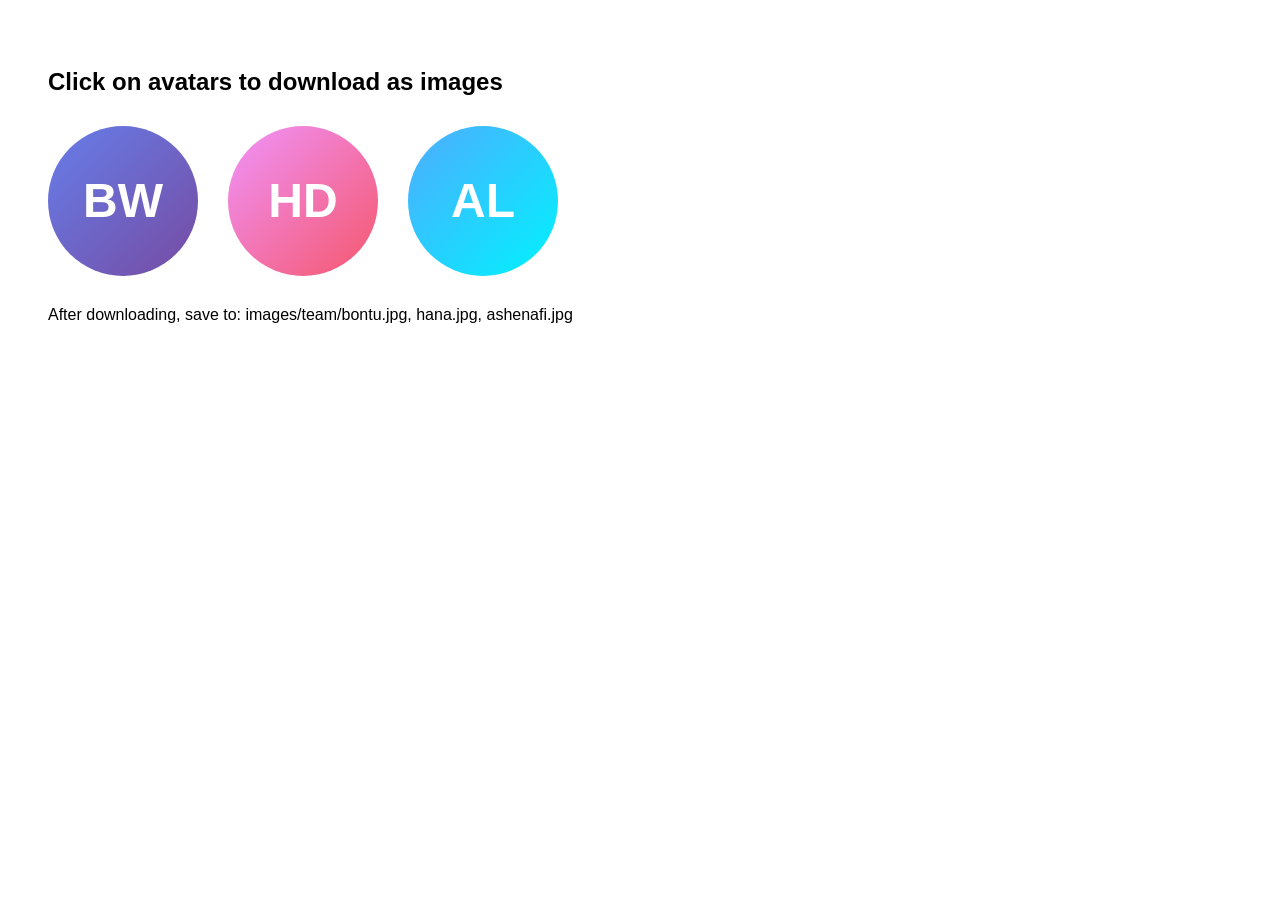
<file: create-avatars.html>
<!DOCTYPE html>
<html>
<head>
    <title>Create Team Avatars</title>
    <script src="https://html2canvas.hertzen.com/dist/html2canvas.min.js"></script>
    <style>
        body { padding: 40px; font-family: Arial; }
        .avatar-container { display: flex; gap: 30px; margin: 30px 0; }
        .avatar { width: 150px; height: 150px; border-radius: 50%; 
                  display: flex; align-items: center; justify-content: center; 
                  color: white; font-size: 48px; font-weight: bold; cursor: pointer; }
    </style>
</head>
<body>
    <h2>Click on avatars to download as images</h2>
    
    <div class="avatar-container">
        <div class="avatar" id="bontu" style="background: linear-gradient(135deg, #667eea, #764ba2);">
            BW
        </div>
        
        <div class="avatar" id="hana" style="background: linear-gradient(135deg, #f093fb, #f5576c);">
            HD
        </div>
        
        <div class="avatar" id="ashenafi" style="background: linear-gradient(135deg, #4facfe, #00f2fe);">
            AL
        </div>
    </div>
    
    <p>After downloading, save to: images/team/bontu.jpg, hana.jpg, ashenafi.jpg</p>
    
    <script>
        document.querySelectorAll('.avatar').forEach(avatar => {
            avatar.addEventListener('click', function() {
                html2canvas(this).then(canvas => {
                    const link = document.createElement('a');
                    link.download = this.id + '.jpg';
                    link.href = canvas.toDataURL('image/jpeg');
                    link.click();
                });
            });
        });
    </script>
</body>
</html>
</file>
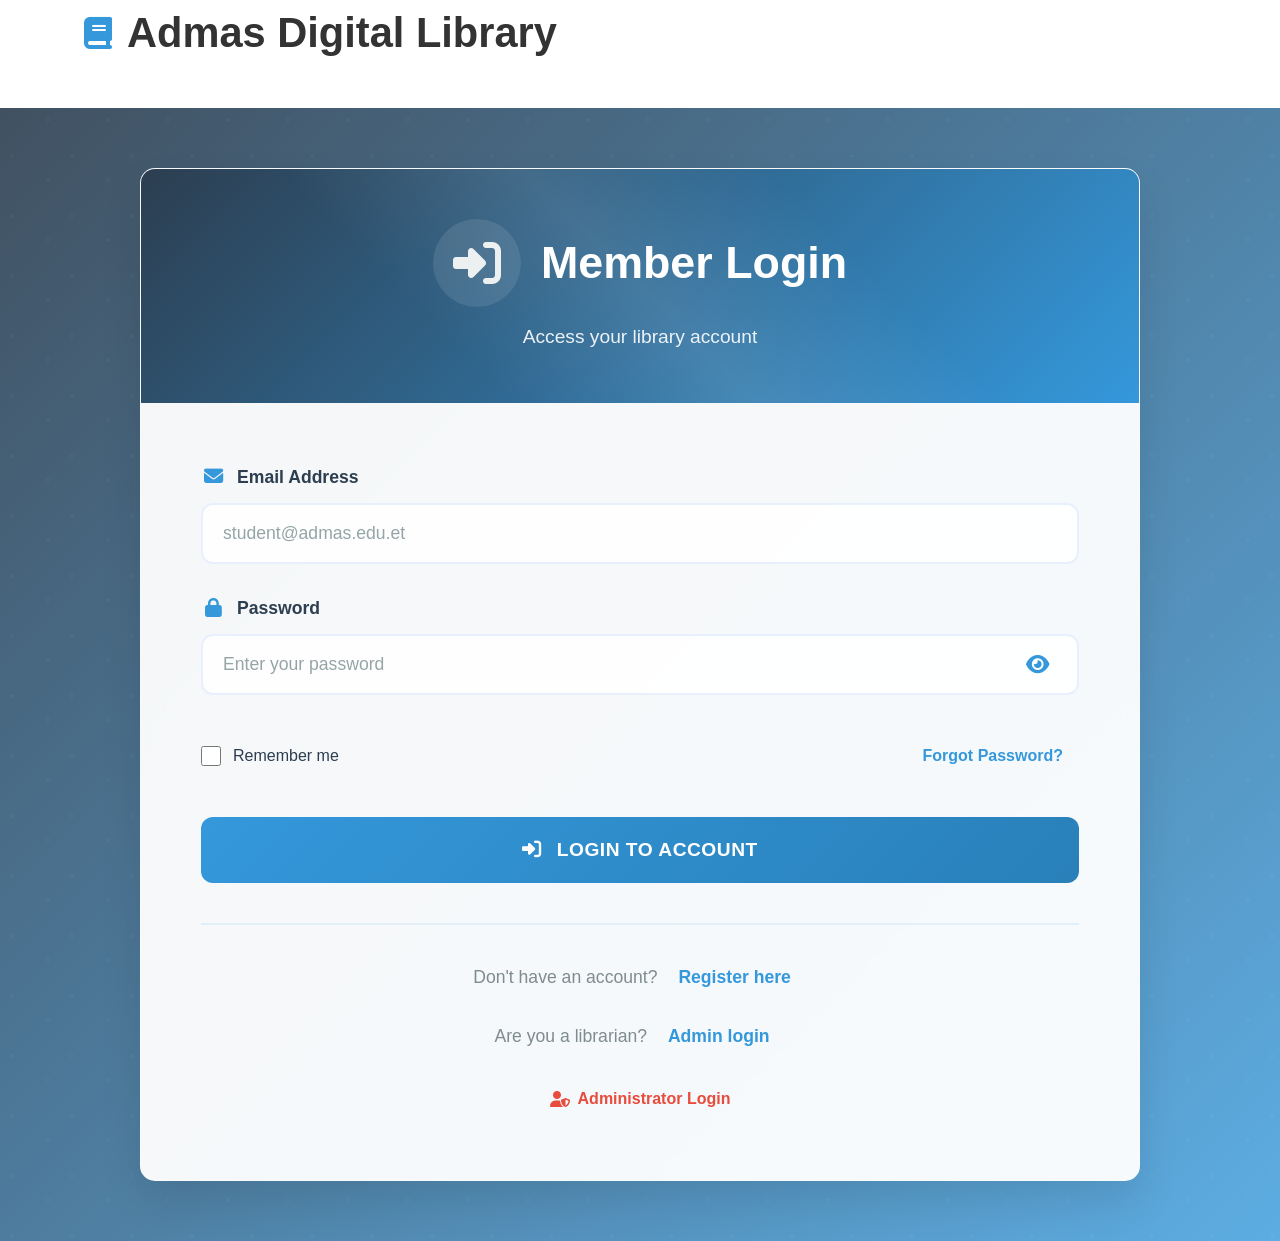
<file: login.html>
<!DOCTYPE html>
<html lang="en">
<head>
    <meta charset="UTF-8">
    <meta name="viewport" content="width=device-width, initial-scale=1.0">
    <title>Login - Admas University Library</title>
    <link rel="stylesheet" href="css/style.css">
    <link rel="stylesheet" href="css/auth.css">
    <link rel="stylesheet" href="https://cdnjs.cloudflare.com/ajax/libs/font-awesome/6.4.0/css/all.min.css">
</head>
<body class="auth-bg"></body>
<body>
    <!-- Navigation (same as index) -->
</div>
        <div class="container">
            <div class="logo">
                <i class="fas fa-book"></i>
                <h1>Admas Digital Library</h1>
            </div>
<ul class="nav-links">
    <li><a href="index.html"><i class="fas fa-home"></i> Home</a></li>
    <li><a href="about.html"><i class="fas fa-info-circle"></i> About Us</a></li>
    <li><a href="login.html"><i class="fas fa-sign-in-alt"></i> Login</a></li>
    <li><a href="register.html"><i class="fas fa-user-plus"></i> Register</a></li>
</ul>
        </div>
    </nav>

    <!-- Login Section -->
    <section class="auth-section">
        <div class="container">
            <div class="auth-container">
                <div class="auth-header">
                    <h1><i class="fas fa-sign-in-alt"></i> Member Login</h1>
                    <p>Access your library account</p>
                </div>
                
                <div class="auth-content">
                    <form id="loginForm">
                        <div class="form-group">
                            <label for="email"><i class="fas fa-envelope"></i> Email Address</label>
                            <input type="email" id="email" placeholder="student@admas.edu.et" required>
                        </div>
                        
                        <div class="form-group">
                            <label for="password"><i class="fas fa-lock"></i> Password</label>
                            <div class="password-input">
                                <input type="password" id="password" placeholder="Enter your password" required>
                                <button type="button" class="toggle-password">
                                    <i class="fas fa-eye"></i>
                                </button>
                            </div>
                        </div>
                        
                        <div class="form-options">
                            <label class="remember-me">
                                <input type="checkbox"> Remember me
                            </label>
                            <a href="#" class="forgot-password">Forgot Password?</a>
                        </div>
                        
                        <button type="submit" class="btn-login">
                            <i class="fas fa-sign-in-alt"></i> Login to Account
                        </button>
                    </form>
                    
                    <div class="auth-footer">
                        <p>Don't have an account? <a href="register.html">Register here</a></p>
                        <p>Are you a librarian? <a href="#">Admin login</a></p>
                        <!-- In login.html, add this after the auth-footer -->
<div class="admin-link">
    <a href="admin-login.html">
        <i class="fas fa-user-shield"></i> Administrator Login
    </a>
</div>
                    </div>
                </div>
            </div>
        </div>
    </section>

    <script src="js/auth.js"></script>
    <!-- Add this BEFORE other script tags -->
<script src="js/common.js"></script>
<script src="js/script.js"></script> <!-- or js/auth.js as needed -->
</body>
</html>
</file>
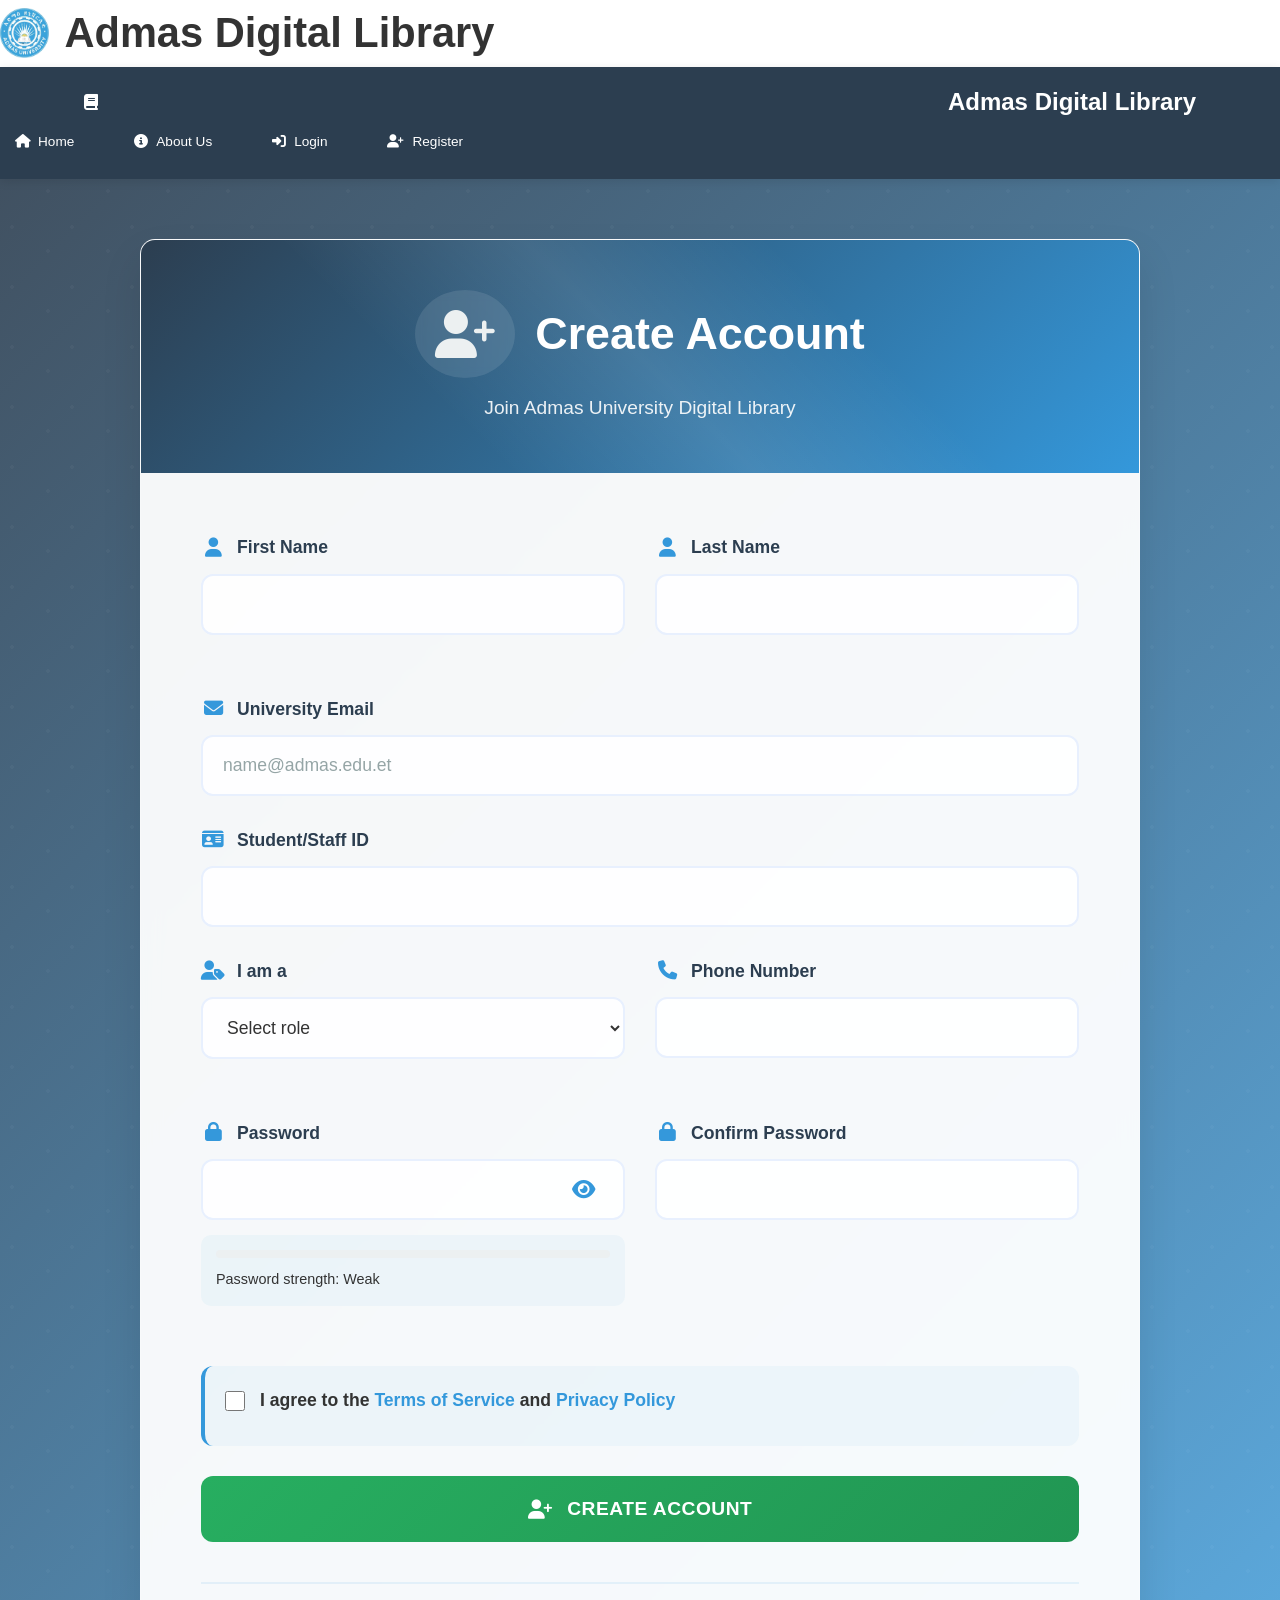
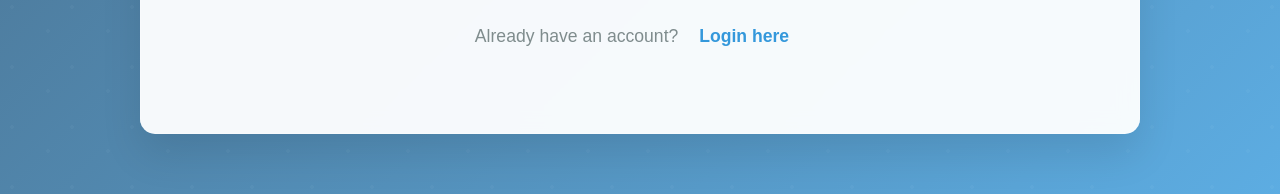
<file: register.html>
<!DOCTYPE html>
<html lang="en">
<head>
    <meta charset="UTF-8">
    <meta name="viewport" content="width=device-width, initial-scale=1.0">
    <title>Register - Admas University Library</title>
    <link rel="stylesheet" href="css/style.css">
    <link rel="stylesheet" href="css/auth.css">
    <link rel="stylesheet" href="https://cdnjs.cloudflare.com/ajax/libs/font-awesome/6.4.0/css/all.min.css">
</head>
<body class="auth-bg"></body>
<body>
   <div class="logo">
    <!-- Test with absolute path -->
    <img src="/images/logo.png" alt="Logo" 
         onerror="this.src='images/logo.png';"
         class="logo-img"
         style="height: 50px; width: auto;">
    <h1>Admas Digital Library</h1>
</div>
    <nav class="navbar">
        <div class="container">
                <i class="fas fa-book"></i>
                <h1>Admas Digital Library</h1>
            </div>
<ul class="nav-links">
    <li><a href="index.html"><i class="fas fa-home"></i> Home</a></li>
    <li><a href="about.html"><i class="fas fa-info-circle"></i> About Us</a></li>
    <li><a href="login.html"><i class="fas fa-sign-in-alt"></i> Login</a></li>
    <li><a href="register.html"><i class="fas fa-user-plus"></i> Register</a></li>
</ul>
        </div>
    </nav>

    <section class="auth-section">
        <div class="container">
            <div class="auth-container">
                <div class="auth-header">
                    <h1><i class="fas fa-user-plus"></i> Create Account</h1>
                    <p>Join Admas University Digital Library</p>
                </div>
                
                <div class="auth-content">
                    <form id="registerForm">
                        <div class="form-row">
                            <div class="form-group">
                                <label for="firstName"><i class="fas fa-user"></i> First Name</label>
                                <input type="text" id="firstName" required>
                            </div>
                            <div class="form-group">
                                <label for="lastName"><i class="fas fa-user"></i> Last Name</label>
                                <input type="text" id="lastName" required>
                            </div>
                        </div>
                        
                        <div class="form-group">
                            <label for="email"><i class="fas fa-envelope"></i> University Email</label>
                            <input type="email" id="email" placeholder="name@admas.edu.et" required>
                        </div>
                        
                        <div class="form-group">
                            <label for="idNumber"><i class="fas fa-id-card"></i> Student/Staff ID</label>
                            <input type="text" id="idNumber" required>
                        </div>
                        
                        <div class="form-row">
                            <div class="form-group">
                                <label for="userType"><i class="fas fa-user-tag"></i> I am a</label>
                                <select id="userType" required>
                                    <option value="">Select role</option>
                                    <option value="STUDENT">Student</option>
                                    <option value="TEACHER">Teacher/Staff</option>
                                </select>
                            </div>
                            <div class="form-group">
                                <label for="phone"><i class="fas fa-phone"></i> Phone Number</label>
                                <input type="tel" id="phone">
                            </div>
                        </div>
                        
                        <div class="form-row">
                            <div class="form-group">
                                <label for="password"><i class="fas fa-lock"></i> Password</label>
                                <div class="password-input">
                                    <input type="password" id="password" required>
                                    <button type="button" class="toggle-password">
                                        <i class="fas fa-eye"></i>
                                    </button>
                                </div>
                                <div class="password-strength">
                                    <div class="strength-bar"></div>
                                    <span class="strength-text">Password strength: Weak</span>
                                </div>
                            </div>
                            <div class="form-group">
                                <label for="confirmPassword"><i class="fas fa-lock"></i> Confirm Password</label>
                                <input type="password" id="confirmPassword" required>
                            </div>
                        </div>
                        
                        <div class="form-group terms">
                            <label>
                                <input type="checkbox" required>
                                <span>I agree to the <a href="#">Terms of Service</a> and <a href="#">Privacy Policy</a></span>
                            </label>
                        </div>
                        
                        <button type="submit" class="btn-register">
                            <i class="fas fa-user-plus"></i> Create Account
                        </button>
                    </form>
                    
                    <div class="auth-footer">
                        <p>Already have an account? <a href="login.html">Login here</a></p>
                    </div>
                </div>
            </div>
        </div>
    </section>

    <script src="js/auth.js"></script>
    <!-- Add this BEFORE other script tags -->
<script src="js/common.js"></script>
<script src="js/script.js"></script> <!-- or js/auth.js as needed -->
</body>
</html>
</file>
<file: css/style.css>
/* style.css - Main Stylesheet */

/* Reset and Base Styles */
* {
    margin: 0;
    padding: 0;
    box-sizing: border-box;
}

body {
    font-family: 'Poppins', sans-serif;
    line-height: 1.6;
    color: #333;
    background-color: #f8f9fa;
}

.container {
    width: 90%;
    max-width: 1200px;
    margin: 0 auto;
    padding: 0 20px;
    grid-template-columns: 1fr 1fr;
}

/* Navigation */
.navbar {
    background-color: #2c3e50;
    color: white;
    padding: 1rem 0;
    position: sticky;
    top: 0;
    z-index: 1000;
    box-shadow: 0 2px 10px rgba(0,0,0,0.1);
}

.navbar .container {
    display: flex;
    justify-content: space-between;
    align-items: center;
}

.logo {
    display: flex;
    align-items: center;
    gap: 15px;
    font-size: 1.3rem;
}

.logo i {
    color: #3498db;
    font-size: 2rem;
}

.nav-links {
    display: flex;
    list-style: none;
    gap: 30px;
}

.nav-links a {
    color: white;
    text-decoration: none;
    font-weight: 500;
    font-size: 0.85rem;
    padding: 10px 15px;
    transition: color 0.3s;
    display: flex;
    align-items: center;
    gap: 8px;

}

.nav-links a:hover,
.nav-links a.active {
    color: #3498db;
}

/* Hero Section */
.hero {
    background: linear-gradient(rgba(44, 62, 80, 0.9), rgba(44, 62, 80, 0.9));
    color: white;
    padding: 100px 0;
    text-align: center;
    position: relative;
}

.hero-content {
    max-width: 800px;
    margin: 0 auto;
    position: relative;
    z-index: 1;
}

.hero h2 {
    font-size: 2.5rem;
    margin-bottom: 10px;
}

.hero p {
    font-size: 0.95rem;
    margin-bottom: 40px;
    opacity: 0.9;
}

.search-box {
    display: flex;
    max-width: 600px;
    margin: 0 auto;
    background: white;
    border-radius: 12px;
    overflow: hidden;
    box-shadow: 0 5px 20px rgba(0,0,0,0.2);
}

.search-box input {
    width: 100%;
    padding: 14px;
    border: none;
    font-size: 1rem;
    outline: none;
    margin-bottom: 8px;
}

.search-box button {
    background: #3498db;
    color: white;
    border: none;
    padding: 14px;  
    font-size: 1rem;
    cursor: pointer;
    display: flex;
    align-items: center;
    gap: 10px;
    transition: background 0.3s;
}

.search-box button:hover {
    background: #2980b9;
}

.hero-stats {
    display: flex;
    justify-content: center;
    gap: 25px;
    margin-top: 0 20px;
    flex-wrap: wrap;
}

.stat {
    text-align: center;
}

.stat i {
    font-size: 2.5rem;
    color: #3498db;
    margin-bottom: 15px;
}

.stat h3 {
    font-size: 1.5rem;
    margin-bottom: 5px;
}

/* Featured Books */
.section-title {
    text-align: center;
    font-size: 2rem;
    margin: 60px 0 40px;
    color: #2c3e50;
    position: relative;
}

.section-title::after {
    content: '';
    display: block;
    width: 100px;
    height: 4px;
    background: #3498db;
    margin: 10px auto;
    border-radius: 2px;
}

.featured {
    padding: 60px 0;
    background: white;
}

.books-grid {
    display: grid;
    grid-template-columns: repeat(auto-fill, minmax(250px, 1fr));
    gap: 30px;
    margin-top: 40px;
}

.book-card {
    background: white;
    border-radius: 10px;
    overflow: hidden;
    box-shadow: 0 5px 15px rgba(0,0,0,0.1);
    transition: transform 0.3s, box-shadow 0.3s;
    border: 1px solid #eee;
}

.book-card:hover {
    transform: translateY(-5px);
    box-shadow: 0 10px 25px rgba(0,0,0,0.15);
}

.book-cover {
    width: 100%;
    height: 200px;
    background: linear-gradient(135deg, #667eea 0%, #764ba2 100%);
    display: flex;
    align-items: center;
    justify-content: center;
    color: white;
    font-size: 4rem;
}

.book-info {
    padding: 20px;
}

.book-info h3 {
    font-size: 1.2rem;
    margin-bottom: 10px;
    color: #2c3e50;
}

.book-author {
    color: #7f8c8d;
    font-size: 0.9rem;
    margin-bottom: 10px;
}

.book-category {
    background: #ecf0f1;
    color: #2c3e50;
    padding: 5px 10px;
    border-radius: 20px;
    font-size: 0.8rem;
    display: inline-block;
    margin-bottom: 15px;
}

.availability {
    padding: 5px 15px;
    border-radius: 20px;
    font-size: 0.8rem;
    font-weight: 600;
    display: inline-block;
}

.available {
    background: #d4edda;
    color: #155724;
}

.unavailable {
    background: #f8d7da;
    color: #721c24;
}

/* Footer */
.footer {
    background: #2c3e50;
    color: white;
    padding: 60px 0 20px;
    margin-top: 60px;
}

.footer-content {
    display: grid;
    grid-template-columns: repeat(auto-fit, minmax(250px, 1fr));
    gap: 40px;
    margin-bottom: 40px;
}

.footer-section h3 {
    font-size: 1.3rem;
    margin-bottom: 20px;
    color: #3498db;
    display: flex;
    align-items: center;
    gap: 10px;
}

.footer-section p {
    margin-bottom: 10px;
    color: #ecf0f1;
}

.footer-section a {
    color: #ecf0f1;
    text-decoration: none;
    transition: color 0.3s;
}

.footer-section a:hover {
    color: #3498db;
}

.footer-bottom {
    text-align: center;
    padding-top: 20px;
    border-top: 1px solid rgba(255,255,255,0.1);
    color: #bdc3c7;
    font-size: 0.9rem;
}
/* Styles for dynamically added books */
.book-card .year {
    color: #7f8c8d;
    font-size: 0.85rem;
    margin: 5px 0;
}

.book-card .category {
    background: #ecf0f1;
    color: #2c3e50;
    padding: 5px 10px;
    border-radius: 20px;
    font-size: 0.8rem;
    display: inline-block;
    margin-bottom: 8px;
}

.availability {
    padding: 5px 10px;
    border-radius: 20px;
    font-size: 0.8rem;
    font-weight: 600;
    display: inline-block;
    margin: 5px 0;
}

.availability.available {
    background: #d4edda;
    color: #155724;
}

.availability.unavailable {
    background: #f8d7da;
    color: #721c24;
}

.availability.limited {
    background: #fff3cd;
    color: #856404;
}

.book-card .borrow-btn {
    padding: 8px 15px;
    background: #3498db;
    color: white;
    border: none;
    border-radius: 5px;
    cursor: pointer;
    font-size: 0.9rem;
    display: inline-flex;
    align-items: center;
    gap: 5px;
    margin-top: 10px;
    transition: all 0.3s;
}

.book-card .borrow-btn:hover {
    background: #2980b9;
    transform: translateY(-2px);
}

.book-card .borrow-btn:disabled {
    background: #bdc3c7;
    cursor: not-allowed;
    transform: none;
}

/* Update book cover styles */
.book-cover {
    width: 100%;
    height: 200px;
    overflow: hidden;
    position: relative;
}

.book-cover img {
    width: 100%;
    height: 100%;
    object-fit: cover;
    transition: transform 0.3s;
}

.book-card:hover .book-cover img {
    transform: scale(1.05);
}
/* Avatar Styles for Team Section */
.avatar-initials {
    width: 100%;
    height: 100%;
    display: flex;
    align-items: center;
    justify-content: center;
    font-size: 2.5rem;
    font-weight: bold;
    color: white;
    border-radius: 50%;
}

/* Photo fallback styles */
.member-photo img {
    width: 30%;
    height: 40%;
    object-fit: cover;
    border-radius: 50%;
}

/* Skills tags */
.member-skills {
    margin-top: 15px;
    display: flex;
    flex-wrap: wrap;
    gap: 8px;
}

.skill-tag {
    background: #ecf0f1;
    color: #2c3e50;
    padding: 5px 12px;
    border-radius: 20px;
    font-size: 0.8rem;
    font-weight: 500;
    transition: all 0.3s;
}

.skill-tag:hover {
    background: #3498db;
    color: white;
    transform: translateY(-2px);
}

/* ===== BACKGROUND STYLES ===== */

/* 1. Main Page Background */
body {
    background: linear-gradient(rgba(255, 255, 255, 0.95), rgba(255, 255, 255, 0.98)),
                url('../images/backgrounds/library-bg.jpg');
    background-size: cover;
    background-position: center;
    background-attachment: fixed;
    min-height: 100vh;
}

/* 2. Hero Section Background */
.hero {
    background: linear-gradient(rgba(0, 0, 0, 0.6), rgba(0, 0, 0, 0.7)),
                url('../images/backgrounds/hero-bg.jpg');
    background-size: cover;
    background-position: center;
    color: white;
    padding: 120px 0;
}

/* 3. Featured Books Background */
.featured {
    background: linear-gradient(rgba(255, 255, 255, 0.9), rgba(255, 255, 255, 0.95)),
                url('../images/backgrounds/books-bg.jpg');
    background-size: cover;
    background-position: center;
    padding: 80px 0;
}

/* 4. Make hero text white */
.hero h2,
.hero p,
.hero .stat h3,
.hero .stat p,
.hero .stat i {
    color: white;
    text-shadow: 1px 1px 3px rgba(0, 0, 0, 0.7);
}

/* 5. Make book cards stand out on background */
.featured .book-card {
    background: rgba(255, 255, 255, 0.95);
    backdrop-filter: blur(5px);
    border: 1px solid rgba(255, 255, 255, 0.2);
}

/* 6. For login/register pages */
body.auth-bg {
    background: linear-gradient(rgba(4, 2, 8, 0.8), rgba(4, 2, 8, 0.9)),
                url('../images/backgrounds/login-bg.jpg');
    background-size: cover;
    min-height: 100vh;
    display: contents;
    align-items: center;
}

/* 7. Fallback colors if images don't load */
body {
    background-color: #f8f9fa;
}

.hero {
    background: linear-gradient(135deg, #2c3e50 0%, #3498db 100%);
}

.featured {
    background: #f8f9fa;
}

/* Responsive Design */
@media (max-width: 480px) {
    .navbar .container {
        flex-direction: column;
        gap: 10px;
        padding: 0 15px;
        width: 100%;
    }
    
    .nav-links {
        flex-wrap: wrap;
        justify-content: center;
        gap: 6px;
        width: 100%;
    }
    
    .hero h2 {
        font-size: 2rem;
        margin-bottom: 15px;
        line-height: 1.3;

    }
    
    .search-box {
        flex-direction: column;
        border-radius: 10px;
        width: 90% !important;
        margin: 0 auto !important;  
    }
    
    .search-box input,
    .search-box button {
        width: 100% !important;
        border-radius: 8px !important;
    }
    
    .hero-stats {
        gap: 30px;
    }
    
    .stat h3 {
        font-size: 1.5rem;
    }
}
/* Modal/Popup Styles */
.modal-overlay {
    display: none;
    position: fixed;
    top: 0;
    left: 0;
    width: 100%;
    height: 100%;
    background: rgba(0, 0, 0, 0.7);
    z-index: 10000;
    justify-content: center;
    align-items: center;
    padding: 20px;
}

.modal-content {
    background: white;
    border-radius: 20px;
    width: 100%;
    max-width: 600px;
    max-height: 90vh;
    overflow-y: auto;
    box-shadow: 0 20px 60px rgba(0,0,0,0.3);
    animation: modalFadeIn 0.3s ease;
}

@keyframes modalFadeIn {
    from {
        opacity: 0;
        transform: translateY(-30px);
    }
    to {
        opacity: 1;
        transform: translateY(0);
    }
}

.modal-header {
    background: linear-gradient(135deg, #4facfe 0%, #00f2fe 100%);
    color: white;
    padding: 25px 30px;
    border-radius: 20px 20px 0 0;
    display: flex;
    align-items: center;
    gap: 20px;
}

.modal-photo {
    width: 100px;
    height: 100px;
    border-radius: 50%;
    border: 4px solid white;
    overflow: hidden;
}

.modal-photo img {
    width: 100%;
    height: 100%;
    object-fit: cover;
}

.modal-header-info h2 {
    margin: 0 0 5px 0;
    font-size: 1.8rem;
}

.modal-role {
    font-size: 1.1rem;
    opacity: 0.9;
}

.modal-body {
    padding: 30px;
}

.modal-section {
    margin-bottom: 25px;
}

.modal-section h3 {
    color: #2c3e50;
    margin-bottom: 15px;
    display: flex;
    align-items: center;
    gap: 10px;
}

.modal-close {
    position: absolute;
    top: 20px;
    right: 20px;
    background: rgba(255,255,255,0.2);
    border: none;
    color: white;
    width: 40px;
    height: 40px;
    border-radius: 50%;
    font-size: 1.5rem;
    cursor: pointer;
    display: flex;
    align-items: center;
    justify-content: center;
    transition: background 0.3s;
}

.modal-close:hover {
    background: rgba(255,255,255,0.3);
}

.info-grid {
    display: grid;
    grid-template-columns: repeat(auto-fit, minmax(200px, 1fr));
    gap: 15px;
    margin-top: 20px;
}

.info-item {
    background: #f8f9fa;
    padding: 15px;
    border-radius: 10px;
}

.info-item strong {
    color: #2c3e50;
    display: block;
    margin-bottom: 5px;
}

/* Make team member clickable */
.team-member {
    cursor: pointer;
    transition: transform 0.3s;
}

.team-member:hover {
    transform: translateY(-5px);
}/* Add to css/style.css */
.team-member {
    transition: all 0.3s ease;
    position: relative;
}

.team-member:hover {
    transform: translateY(-10px);
    box-shadow: 0 15px 35px rgba(0,0,0,0.15);
}

.team-member:hover h3 {
    color: #3498db;
}

.team-member:active {
    transform: translateY(-5px);
}

/* Add a subtle pulse animation for clickable items */
@keyframes pulse {
    0% { box-shadow: 0 5px 15px rgba(52, 152, 219, 0); }
    50% { box-shadow: 0 5px 15px rgba(52, 152, 219, 0.3); }
    100% { box-shadow: 0 5px 15px rgba(52, 152, 219, 0); }
}

.team-member:hover {
    animation: pulse 2s infinite;
}
</file>
<file: css/auth.css>
/* auth.css - Authentication Pages */

:root {
    --primary-color: #2c3e50;
    --secondary-color: #3498db;
    --accent-color: #1abc9c;
    --danger-color: #e74c3c;
    --success-color: #27ae60;
    --light-color: #ecf0f1;
    --dark-color: #2c3e50;
    --text-color: #333;
    --border-radius: 15px;
    --shadow: 0 20px 40px rgba(0, 0, 0, 0.1);
    --transition: all 0.3s ease;
}

/* ===== OPTION 4: IMAGE BACKGROUND ===== */
.auth-section {
    padding: 60px 20px;
    min-height: 100vh;
    display: flex;
    align-items: center;
    justify-content: center;
    /* Background Image with Library Theme */
    background-image: url('https://images.unsplash.com/photo-1507842217343-583bb7270b66?ixlib=rb-4.0.3&ixid=M3wxMjA3fDB8MHxwaG90by1wYWdlfHx8fGVufDB8fHx8fA%3D%3D&auto=format&fit=crop&w=1920&q=80');
    /* Alternative images (choose one by replacing the URL):
       1. Bookshelf: https://images.unsplash.com/photo-1507842217343-583bb7270b66?q=80&w=1920
       2. Library interior: https://images.unsplash.com/photo-1481627834876-b7833e8f5570?q=80&w=1920
       3. Academic building: https://images.unsplash.com/photo-1562774053-701939374585?q=80&w=1920
       4. Study space: https://images.unsplash.com/photo-1589998059171-988d887df646?q=80&w=1920
    */
    background-size: cover;
    background-position: center;
    background-repeat: no-repeat;
    background-attachment: fixed; /* Creates parallax effect */
    position: relative;
    overflow: hidden;
}

/* Dark overlay for better readability */
.auth-section::before {
    content: '';
    position: absolute;
    top: 0;
    left: 0;
    right: 0;
    bottom: 0;
    background: linear-gradient(135deg, 
        rgba(44, 62, 80, 0.9) 0%, 
        rgba(52, 152, 219, 0.8) 100%);
    z-index: 0;
}

/* Subtle animated particles effect (optional) */
.auth-section::after {
    content: '';
    position: absolute;
    top: 0;
    left: 0;
    right: 0;
    bottom: 0;
    background-image: 
        radial-gradient(circle at 20% 80%, rgba(255, 255, 255, 0.1) 2px, transparent 2px),
        radial-gradient(circle at 80% 20%, rgba(255, 255, 255, 0.1) 2px, transparent 2px);
    background-size: 60px 60px;
    opacity: 0.3;
    animation: floatParticles 20s linear infinite;
    z-index: 0;
}

@keyframes floatParticles {
    0% {
        background-position: 0 0, 0 0;
    }
    100% {
        background-position: 60px 60px, -60px -60px;
    }
}

.auth-container {
    max-width: 1000px;
    margin: 0 auto;
    background: rgba(255, 255, 255, 0.95);
    border-radius: var(--border-radius);
    overflow: hidden;
    box-shadow: var(--shadow);
    position: relative;
    z-index: 1;
    backdrop-filter: blur(10px);
    border: 1px solid rgba(255, 255, 255, 0.2);
    transition: var(--transition);
}

.auth-container:hover {
    transform: translateY(-5px);
    box-shadow: 0 30px 60px rgba(0, 0, 0, 0.15);
}

.auth-header {
    background: linear-gradient(135deg, var(--primary-color) 0%, var(--secondary-color) 100%);
    color: white;
    padding: 50px 40px;
    text-align: center;
    position: relative;
    overflow: hidden;
}

.auth-header::before {
    content: '';
    position: absolute;
    top: 0;
    left: 0;
    right: 0;
    bottom: 0;
    background: linear-gradient(45deg, 
        transparent 30%, 
        rgba(255, 255, 255, 0.1) 50%, 
        transparent 70%);
    animation: shine 3s infinite;
}

@keyframes shine {
    0% {
        transform: translateX(-100%);
    }
    100% {
        transform: translateX(100%);
    }
}

.auth-header h1 {
    font-size: 2.8rem;
    margin-bottom: 15px;
    display: flex;
    align-items: center;
    justify-content: center;
    gap: 20px;
    position: relative;
    z-index: 1;
}

.auth-header h1 i {
    font-size: 3rem;
    color: var(--light-color);
    background: rgba(255, 255, 255, 0.1);
    padding: 20px;
    border-radius: 50%;
    backdrop-filter: blur(5px);
}

.auth-header p {
    font-size: 1.2rem;
    opacity: 0.9;
    position: relative;
    z-index: 1;
}

.auth-content {
    padding: 60px;
}

/* Form Styles */
.form-row {
    display: grid;
    grid-template-columns: repeat(auto-fit, minmax(300px, 1fr));
    gap: 30px;
    margin-bottom: 30px;
}

.form-group {
    margin-bottom: 30px;
    position: relative;
}

.form-group label {
    display: block;
    margin-bottom: 12px;
    color: var(--primary-color);
    font-weight: 600;
    font-size: 1.1rem;
    display: flex;
    align-items: center;
    gap: 12px;
}

.form-group label i {
    color: var(--secondary-color);
    font-size: 1.2rem;
    width: 24px;
    text-align: center;
}

.form-group input,
.form-group select {
    width: 100%;
    padding: 18px 20px;
    border: 2px solid #e8f0fe;
    border-radius: 12px;
    font-size: 1.1rem;
    transition: var(--transition);
    background: rgba(255, 255, 255, 0.9);
    color: var(--text-color);
    font-family: 'Segoe UI', Tahoma, Geneva, Verdana, sans-serif;
}

.form-group input:focus,
.form-group select:focus {
    border-color: var(--secondary-color);
    outline: none;
    box-shadow: 0 0 0 4px rgba(52, 152, 219, 0.15);
    background: white;
    transform: translateY(-2px);
}

.form-group input::placeholder {
    color: #95a5a6;
    font-weight: 300;
}

.password-input {
    position: relative;
}

.toggle-password {
    position: absolute;
    right: 20px;
    top: 50%;
    transform: translateY(-50%);
    background: none;
    border: none;
    color: var(--secondary-color);
    cursor: pointer;
    font-size: 1.3rem;
    padding: 10px;
    transition: var(--transition);
    z-index: 2;
}

.toggle-password:hover {
    color: var(--primary-color);
    transform: translateY(-50%) scale(1.1);
}

.form-options {
    display: flex;
    justify-content: space-between;
    align-items: center;
    margin-bottom: 30px;
    padding: 10px 0;
}

.remember-me {
    display: flex;
    align-items: center;
    gap: 12px;
    cursor: pointer;
    color: var(--primary-color);
    font-weight: 500;
    transition: var(--transition);
}

.remember-me:hover {
    color: var(--secondary-color);
}

.remember-me input[type="checkbox"] {
    width: 20px;
    height: 20px;
    cursor: pointer;
    accent-color: var(--secondary-color);
}

.forgot-password {
    color: var(--secondary-color);
    text-decoration: none;
    font-weight: 600;
    transition: var(--transition);
    padding: 8px 16px;
    border-radius: 8px;
}

.forgot-password:hover {
    color: var(--primary-color);
    background: rgba(52, 152, 219, 0.1);
    text-decoration: none;
}

/* Buttons */
.btn-login,
.btn-register {
    width: 100%;
    padding: 22px;
    background: linear-gradient(135deg, var(--secondary-color) 0%, #2980b9 100%);
    color: white;
    border: none;
    border-radius: 12px;
    font-size: 1.2rem;
    font-weight: 600;
    cursor: pointer;
    transition: var(--transition);
    display: flex;
    align-items: center;
    justify-content: center;
    gap: 15px;
    letter-spacing: 0.5px;
    text-transform: uppercase;
    margin-top: 10px;
    position: relative;
    overflow: hidden;
}

.btn-login::before,
.btn-register::before {
    content: '';
    position: absolute;
    top: 0;
    left: -100%;
    width: 100%;
    height: 100%;
    background: linear-gradient(90deg, transparent, rgba(255, 255, 255, 0.2), transparent);
    transition: 0.5s;
}

.btn-login:hover::before,
.btn-register:hover::before {
    left: 100%;
}

.btn-login:hover,
.btn-register:hover {
    transform: translateY(-5px);
    box-shadow: 0 10px 25px rgba(52, 152, 219, 0.3);
}

.btn-login:active,
.btn-register:active {
    transform: translateY(-2px);
}

.btn-register {
    background: linear-gradient(135deg, var(--success-color) 0%, #219653 100%);
}

.btn-register:hover {
    box-shadow: 0 10px 25px rgba(39, 174, 96, 0.3);
}

/* Password Strength */
.password-strength {
    margin-top: 15px;
    padding: 15px;
    background: rgba(52, 152, 219, 0.05);
    border-radius: 10px;
}

.strength-bar {
    height: 8px;
    background: #ecf0f1;
    border-radius: 4px;
    margin-bottom: 10px;
    overflow: hidden;
    position: relative;
}

.strength-fill {
    position: absolute;
    top: 0;
    left: 0;
    height: 100%;
    width: 0%;
    background: var(--danger-color);
    border-radius: 4px;
    transition: width 0.5s ease, background 0.5s ease;
}

.strength-fill.weak { 
    width: 33%; 
    background: var(--danger-color); 
}
.strength-fill.medium { 
    width: 66%; 
    background: #f39c12; 
}
.strength-fill.strong { 
    width: 100%; 
    background: var(--success-color); 
}

.strength-text {
    font-size: 0.9rem;
    color: var(--text-color);
    display: flex;
    justify-content: space-between;
    align-items: center;
}

.strength-text span:last-child {
    font-weight: 600;
}

/* Terms */
.terms {
    margin: 30px 0;
    padding: 20px;
    background: rgba(52, 152, 219, 0.05);
    border-radius: 12px;
    border-left: 4px solid var(--secondary-color);
}

.terms label {
    display: flex;
    align-items: flex-start;
    gap: 15px;
    cursor: pointer;
    color: var(--text-color);
    line-height: 1.6;
}

.terms input[type="checkbox"] {
    margin-top: 5px;
    accent-color: var(--secondary-color);
    width: 20px;
    height: 20px;
    flex-shrink: 0;
}

.terms a {
    color: var(--secondary-color);
    text-decoration: none;
    font-weight: 600;
    transition: var(--transition);
}

.terms a:hover {
    color: var(--primary-color);
    text-decoration: underline;
}

/* Auth Footer */
.auth-footer {
    text-align: center;
    margin-top: 40px;
    padding-top: 30px;
    border-top: 2px solid rgba(52, 152, 219, 0.1);
}

.auth-footer p {
    margin-bottom: 15px;
    color: #7f8c8d;
    font-size: 1.1rem;
}

.auth-footer a {
    color: var(--secondary-color);
    text-decoration: none;
    font-weight: 600;
    transition: var(--transition);
    padding: 8px 16px;
    border-radius: 8px;
    display: inline-block;
}

.auth-footer a:hover {
    color: var(--primary-color);
    background: rgba(52, 152, 219, 0.1);
    text-decoration: none;
    transform: translateY(-2px);
}

/* Success/Error Messages */
.alert {
    padding: 20px;
    border-radius: 12px;
    margin-bottom: 30px;
    display: flex;
    align-items: center;
    gap: 15px;
    animation: slideDown 0.3s ease;
    color: #1abc9c;
}

@keyframes slideDown {
    from {
        opacity: 0;
        transform: translateY(-20px);
    }
    to {
        opacity: 1;
        transform: translateY(0);
    }
}

.alert-success {
    background: rgba(39, 174, 96, 0.1);
    color: var(--success-color);
    border-left: 4px solid var(--success-color);
}

.alert-error {
    background: rgba(231, 76, 60, 0.1);
    color: var(--danger-color);
    border-left: 4px solid var(--danger-color);
}

.alert i {
    font-size: 1.5rem;
}

/* Loading Spinner */
.spinner {
    display: inline-block;
    width: 20px;
    height: 20px;
    border: 3px solid rgba(255, 255, 255, 0.3);
    border-radius: 50%;
    border-top-color: white;
    animation: spin 1s ease-in-out infinite;
}

@keyframes spin {
    to {
        transform: rotate(360deg);
    }
}

/* Responsive Design */
@media (max-width: 1024px) {
    .auth-container {
        max-width: 90%;
    }
    
    .auth-content {
        padding: 40px;
    }
}

@media (max-width: 768px) {
    .auth-section {
        padding: 40px 15px;
        background-attachment: scroll; /* Remove parallax on mobile */
    }
    
    .auth-container {
        max-width: 95%;
    }
    
    .form-row {
        grid-template-columns: 1fr;
        gap: 20px;
    }
    
    .auth-content {
        padding: 30px;
    }
    
    .auth-header {
        padding: 40px 20px;
    }
    
    .auth-header h1 {
        font-size: 2.2rem;
        flex-direction: column;
        gap: 15px;
    }
    
    .auth-header h1 i {
        font-size: 2.5rem;
        padding: 15px;
    }
    
    .form-options {
        flex-direction: column;
        align-items: flex-start;
        gap: 20px;
    }
}

@media (max-width: 480px) {
    .auth-section {
        padding: 20px 10px;
    }
    
    .auth-container {
        border-radius: 12px;
    }
    
    .auth-content {
        padding: 25px;
    }
    
    .auth-header {
        padding: 30px 15px;
    }
    
    .auth-header h1 {
        font-size: 1.8rem;
    }
    
    .btn-login,
    .btn-register {
        padding: 18px;
        font-size: 1rem;
    }
    
    .form-group input,
    .form-group select {
        padding: 15px;
    }
}

/* Admin Specific Styles */
.admin-header {
    background: linear-gradient(135deg, #2c3e50 0%, #e74c3c 100%);
}

.admin-btn {
    background: linear-gradient(135deg, #e74c3c 0%, #c0392b 100%);
}

.admin-btn:hover {
    background: linear-gradient(135deg, #c0392b 0%, #e74c3c 100%);
    box-shadow: 0 8px 20px rgba(231, 76, 60, 0.3);
}

/* Security Notice */
.security-notice {
    background: rgba(52, 152, 219, 0.1);
    border-left: 4px solid #3498db;
    padding: 15px;
    border-radius: 8px;
    margin-top: 25px;
}

.security-notice h4 {
    color: #2c3e50;
    margin-bottom: 10px;
    display: flex;
    align-items: center;
    gap: 10px;
}

.security-notice p {
    color: #555;
    font-size: 0.9rem;
    margin-bottom: 8px;
    padding-left: 10px;
}

/* Alert Messages */
.alert-message {
    padding: 15px;
    border-radius: 8px;
    margin-bottom: 20px;
    font-weight: 500;
    display: none;
}

.alert-success {
    background: rgba(46, 204, 113, 0.1);
    color: #27ae60;
    border: 1px solid rgba(46, 204, 113, 0.3);
    display: block !important;
}

.alert-error {
    background: rgba(231, 76, 60, 0.1);
    color: #e74c3c;
    border: 1px solid rgba(231, 76, 60, 0.3);
    display: block !important;
}

.alert-info {
    background: rgba(52, 152, 219, 0.1);
    color: #3498db;
    border: 1px solid rgba(52, 152, 219, 0.3);
    display: block !important;
}

/* Login Options */
.login-options {
    margin-top: 20px;
    padding-top: 20px;
    border-top: 1px solid #eee;
    text-align: center;
}

.login-options p {
    margin-bottom: 10px;
}

.login-options a {
    color: #3498db;
    text-decoration: none;
    display: inline-flex;
    align-items: center;
    gap: 8px;
    font-weight: 500;
}

.login-options a:hover {
    color: #2980b9;
    text-decoration: underline;
}

/* Form Text */
.form-text {
    display: block;
    margin-top: 5px;
    font-size: 0.85rem;
    color: #7f8c8d;
}

/* Security Footer */
.security-info {
    font-size: 0.9rem;
    color: #27ae60;
    display: flex;
    align-items: center;
    gap: 8px;
    justify-content: center;
    margin-top: 10px;
}

/* Loading Spinner */
.btn-login.loading {
    position: relative;
    color: transparent;
}

.btn-login.loading::after {
    content: '';
    position: absolute;
    width: 20px;
    height: 20px;
    border: 3px solid rgba(255, 255, 255, 0.3);
    border-radius: 50%;
    border-top-color: white;
    animation: spin 1s ease-in-out infinite;
}

@keyframes spin {
    to { transform: rotate(360deg); }
}

/* Admin Dashboard Link (if you want on main login) */
.admin-link {
    margin-top: 20px;
    text-align: center;
}

.admin-link a {
    color: #e74c3c;
    font-weight: 600;
    text-decoration: none;
    display: inline-flex;
    align-items: center;
    gap: 8px;
}

.admin-link a:hover {
    text-decoration: underline;
}
</file>
